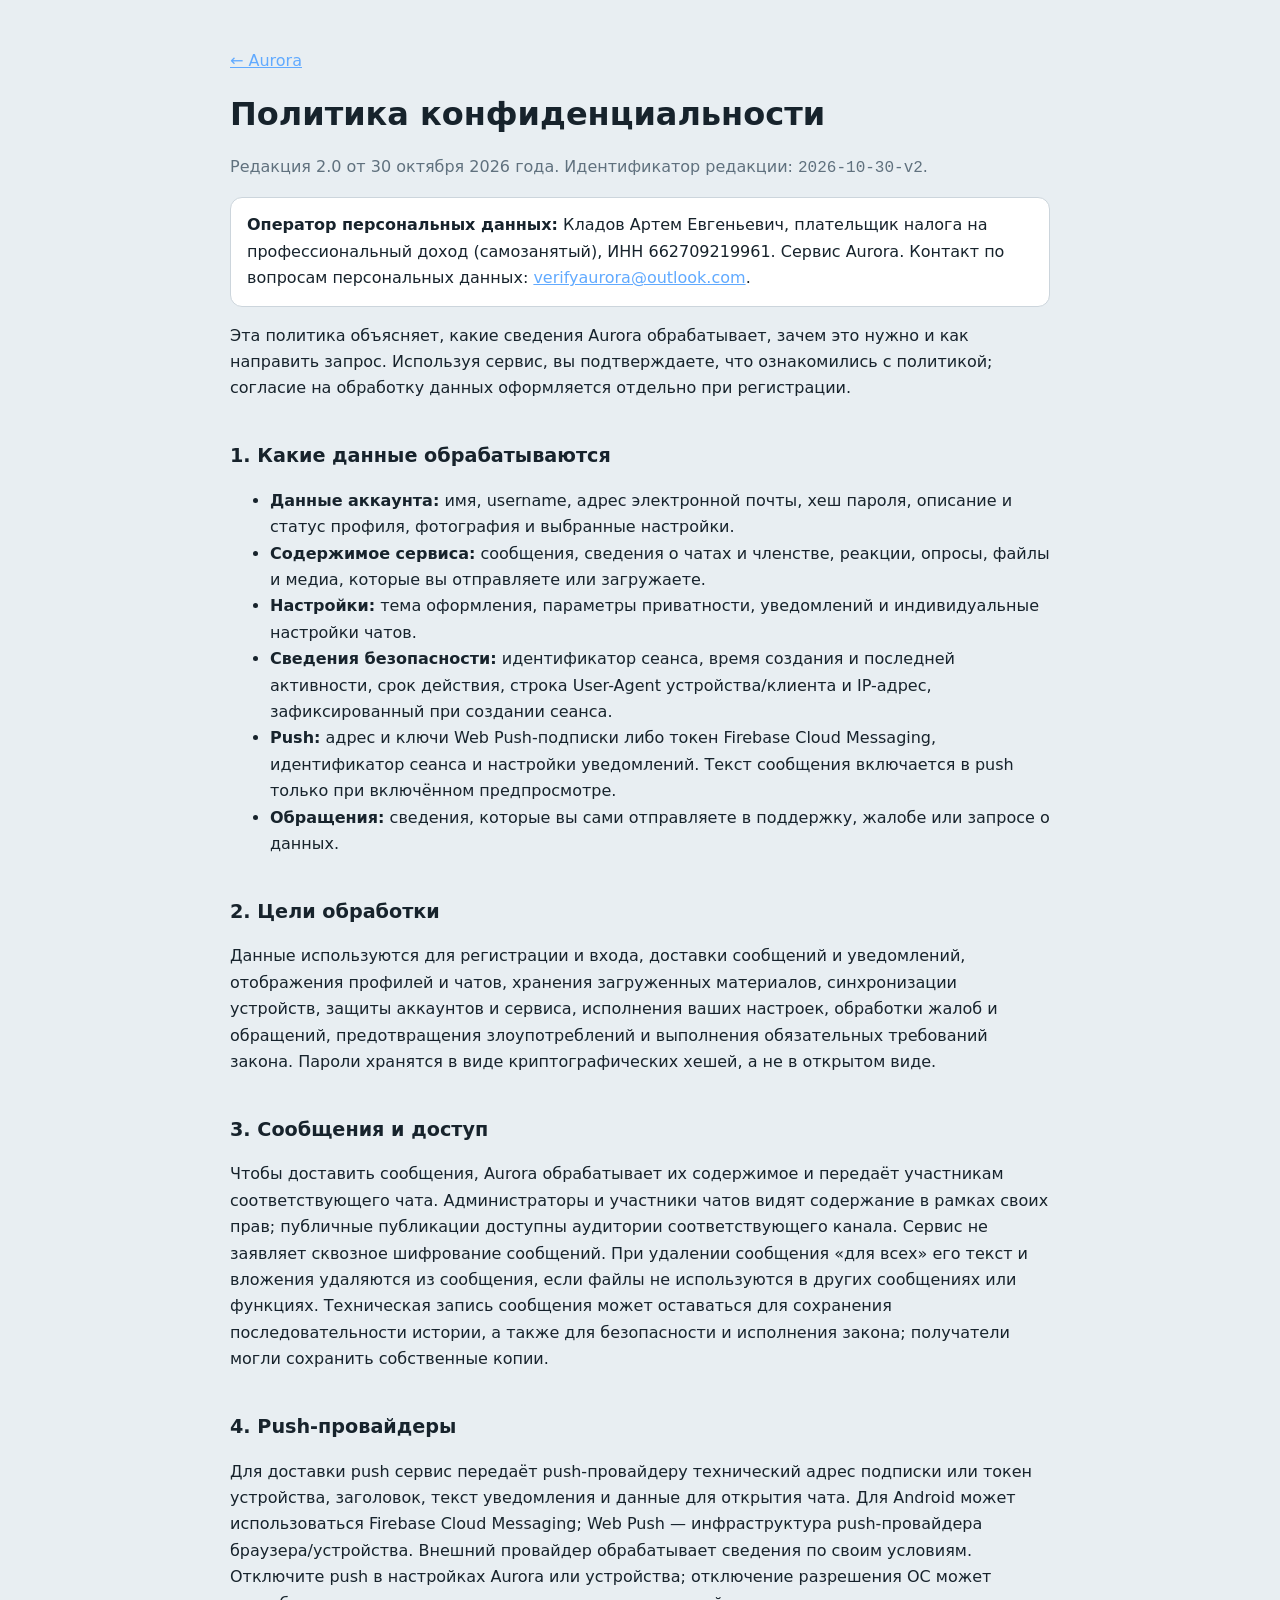
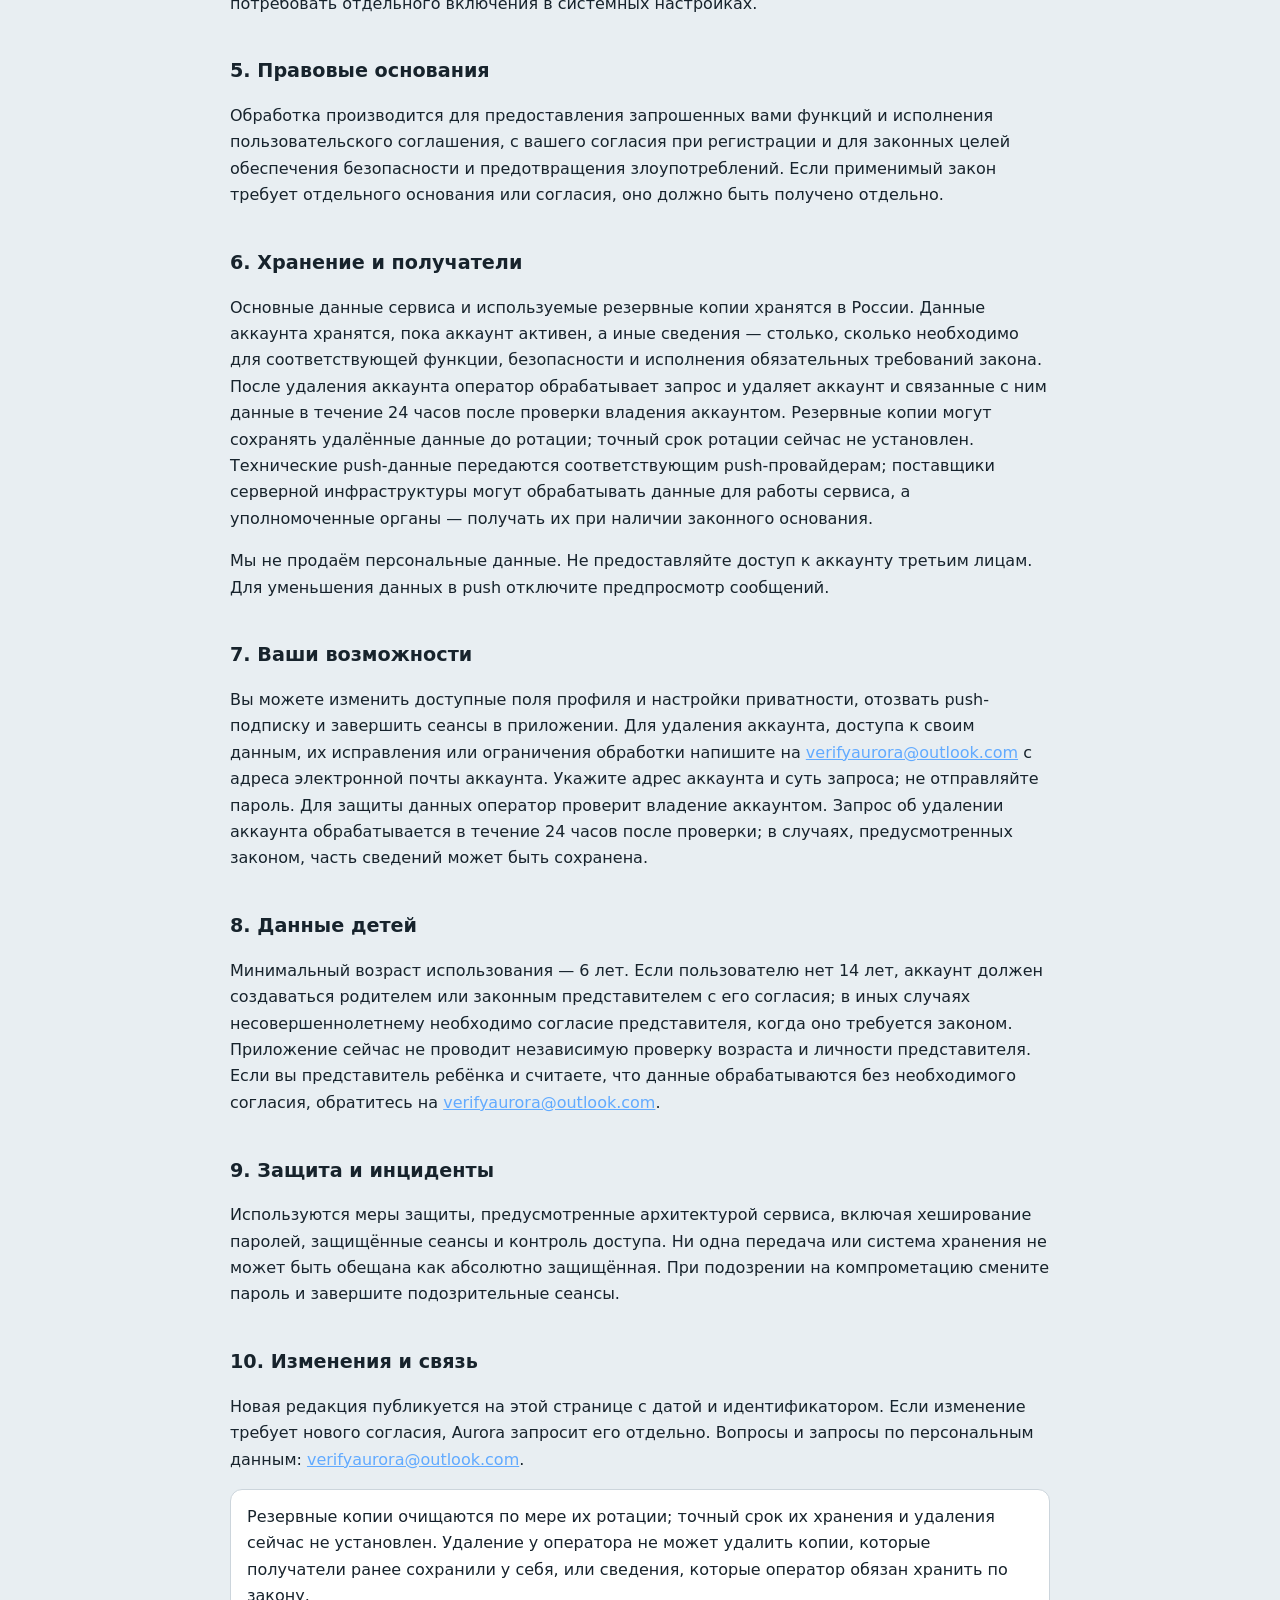
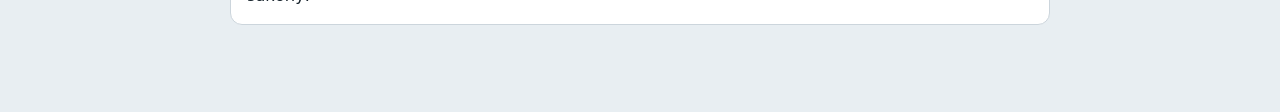
<file: privacy.html>
<!doctype html>
<html lang="ru">
<head>
  <meta charset="utf-8">
  <meta name="viewport" content="width=device-width, initial-scale=1">
  <meta name="theme-color" content="#17232e">
  <title>Политика конфиденциальности — Aurora</title>
  <style>
    :root{color-scheme:light dark;font:16px/1.65 system-ui,-apple-system,"Segoe UI",sans-serif}body{margin:0;background:#101922;color:#f3f6f8}main{max-width:820px;margin:auto;padding:32px 22px 72px}a{color:#61aaff}h1{line-height:1.15}h2{margin-top:2em;font-size:1.2rem}.muted{color:#aab8c4}.notice{padding:14px 16px;border:1px solid #44515d;border-radius:12px;background:#17232e}@media(prefers-color-scheme:light){body{background:#e8eef2;color:#17232c}.muted{color:#60717e}.notice{background:#fff;border-color:#ccd5dc}}
  </style>
</head>
<body>
<main>
  <p><a href="/">← Aurora</a></p>
  <h1>Политика конфиденциальности</h1>
  <p class="muted">Редакция 2.0 от 30 октября 2026 года. Идентификатор редакции: <code>2026-10-30-v2</code>.</p>
  <p class="notice"><strong>Оператор персональных данных:</strong> Кладов Артем Евгеньевич, плательщик налога на профессиональный доход (самозанятый), ИНН 662709219961. Сервис Aurora. Контакт по вопросам персональных данных: <a href="mailto:verifyaurora@outlook.com">verifyaurora@outlook.com</a>.</p>
  <p>Эта политика объясняет, какие сведения Aurora обрабатывает, зачем это нужно и как направить запрос. Используя сервис, вы подтверждаете, что ознакомились с политикой; согласие на обработку данных оформляется отдельно при регистрации.</p>

  <h2>1. Какие данные обрабатываются</h2>
  <ul>
    <li><strong>Данные аккаунта:</strong> имя, username, адрес электронной почты, хеш пароля, описание и статус профиля, фотография и выбранные настройки.</li>
    <li><strong>Содержимое сервиса:</strong> сообщения, сведения о чатах и членстве, реакции, опросы, файлы и медиа, которые вы отправляете или загружаете.</li>
    <li><strong>Настройки:</strong> тема оформления, параметры приватности, уведомлений и индивидуальные настройки чатов.</li>
    <li><strong>Сведения безопасности:</strong> идентификатор сеанса, время создания и последней активности, срок действия, строка User-Agent устройства/клиента и IP-адрес, зафиксированный при создании сеанса.</li>
    <li><strong>Push:</strong> адрес и ключи Web Push-подписки либо токен Firebase Cloud Messaging, идентификатор сеанса и настройки уведомлений. Текст сообщения включается в push только при включённом предпросмотре.</li>
    <li><strong>Обращения:</strong> сведения, которые вы сами отправляете в поддержку, жалобе или запросе о данных.</li>
  </ul>

  <h2>2. Цели обработки</h2>
  <p>Данные используются для регистрации и входа, доставки сообщений и уведомлений, отображения профилей и чатов, хранения загруженных материалов, синхронизации устройств, защиты аккаунтов и сервиса, исполнения ваших настроек, обработки жалоб и обращений, предотвращения злоупотреблений и выполнения обязательных требований закона. Пароли хранятся в виде криптографических хешей, а не в открытом виде.</p>

  <h2>3. Сообщения и доступ</h2>
  <p>Чтобы доставить сообщения, Aurora обрабатывает их содержимое и передаёт участникам соответствующего чата. Администраторы и участники чатов видят содержание в рамках своих прав; публичные публикации доступны аудитории соответствующего канала. Сервис не заявляет сквозное шифрование сообщений. При удалении сообщения «для всех» его текст и вложения удаляются из сообщения, если файлы не используются в других сообщениях или функциях. Техническая запись сообщения может оставаться для сохранения последовательности истории, а также для безопасности и исполнения закона; получатели могли сохранить собственные копии.</p>

  <h2>4. Push-провайдеры</h2>
  <p>Для доставки push сервис передаёт push-провайдеру технический адрес подписки или токен устройства, заголовок, текст уведомления и данные для открытия чата. Для Android может использоваться Firebase Cloud Messaging; Web Push — инфраструктура push-провайдера браузера/устройства. Внешний провайдер обрабатывает сведения по своим условиям. Отключите push в настройках Aurora или устройства; отключение разрешения ОС может потребовать отдельного включения в системных настройках.</p>

  <h2>5. Правовые основания</h2>
  <p>Обработка производится для предоставления запрошенных вами функций и исполнения пользовательского соглашения, с вашего согласия при регистрации и для законных целей обеспечения безопасности и предотвращения злоупотреблений. Если применимый закон требует отдельного основания или согласия, оно должно быть получено отдельно.</p>

  <h2>6. Хранение и получатели</h2>
  <p>Основные данные сервиса и используемые резервные копии хранятся в России. Данные аккаунта хранятся, пока аккаунт активен, а иные сведения — столько, сколько необходимо для соответствующей функции, безопасности и исполнения обязательных требований закона. После удаления аккаунта оператор обрабатывает запрос и удаляет аккаунт и связанные с ним данные в течение 24 часов после проверки владения аккаунтом. Резервные копии могут сохранять удалённые данные до ротации; точный срок ротации сейчас не установлен. Технические push-данные передаются соответствующим push-провайдерам; поставщики серверной инфраструктуры могут обрабатывать данные для работы сервиса, а уполномоченные органы — получать их при наличии законного основания.</p>
  <p>Мы не продаём персональные данные. Не предоставляйте доступ к аккаунту третьим лицам. Для уменьшения данных в push отключите предпросмотр сообщений.</p>

  <h2>7. Ваши возможности</h2>
  <p>Вы можете изменить доступные поля профиля и настройки приватности, отозвать push-подписку и завершить сеансы в приложении. Для удаления аккаунта, доступа к своим данным, их исправления или ограничения обработки напишите на <a href="mailto:verifyaurora@outlook.com">verifyaurora@outlook.com</a> с адреса электронной почты аккаунта. Укажите адрес аккаунта и суть запроса; не отправляйте пароль. Для защиты данных оператор проверит владение аккаунтом. Запрос об удалении аккаунта обрабатывается в течение 24 часов после проверки; в случаях, предусмотренных законом, часть сведений может быть сохранена.</p>

  <h2>8. Данные детей</h2>
  <p>Минимальный возраст использования — 6 лет. Если пользователю нет 14 лет, аккаунт должен создаваться родителем или законным представителем с его согласия; в иных случаях несовершеннолетнему необходимо согласие представителя, когда оно требуется законом. Приложение сейчас не проводит независимую проверку возраста и личности представителя. Если вы представитель ребёнка и считаете, что данные обрабатываются без необходимого согласия, обратитесь на <a href="mailto:verifyaurora@outlook.com">verifyaurora@outlook.com</a>.</p>

  <h2>9. Защита и инциденты</h2>
  <p>Используются меры защиты, предусмотренные архитектурой сервиса, включая хеширование паролей, защищённые сеансы и контроль доступа. Ни одна передача или система хранения не может быть обещана как абсолютно защищённая. При подозрении на компрометацию смените пароль и завершите подозрительные сеансы.</p>

  <h2>10. Изменения и связь</h2>
  <p>Новая редакция публикуется на этой странице с датой и идентификатором. Если изменение требует нового согласия, Aurora запросит его отдельно. Вопросы и запросы по персональным данным: <a href="mailto:verifyaurora@outlook.com">verifyaurora@outlook.com</a>.</p>

  <p class="notice">Резервные копии очищаются по мере их ротации; точный срок их хранения и удаления сейчас не установлен. Удаление у оператора не может удалить копии, которые получатели ранее сохранили у себя, или сведения, которые оператор обязан хранить по закону.</p>
</main>
</body>
</html>
</file>
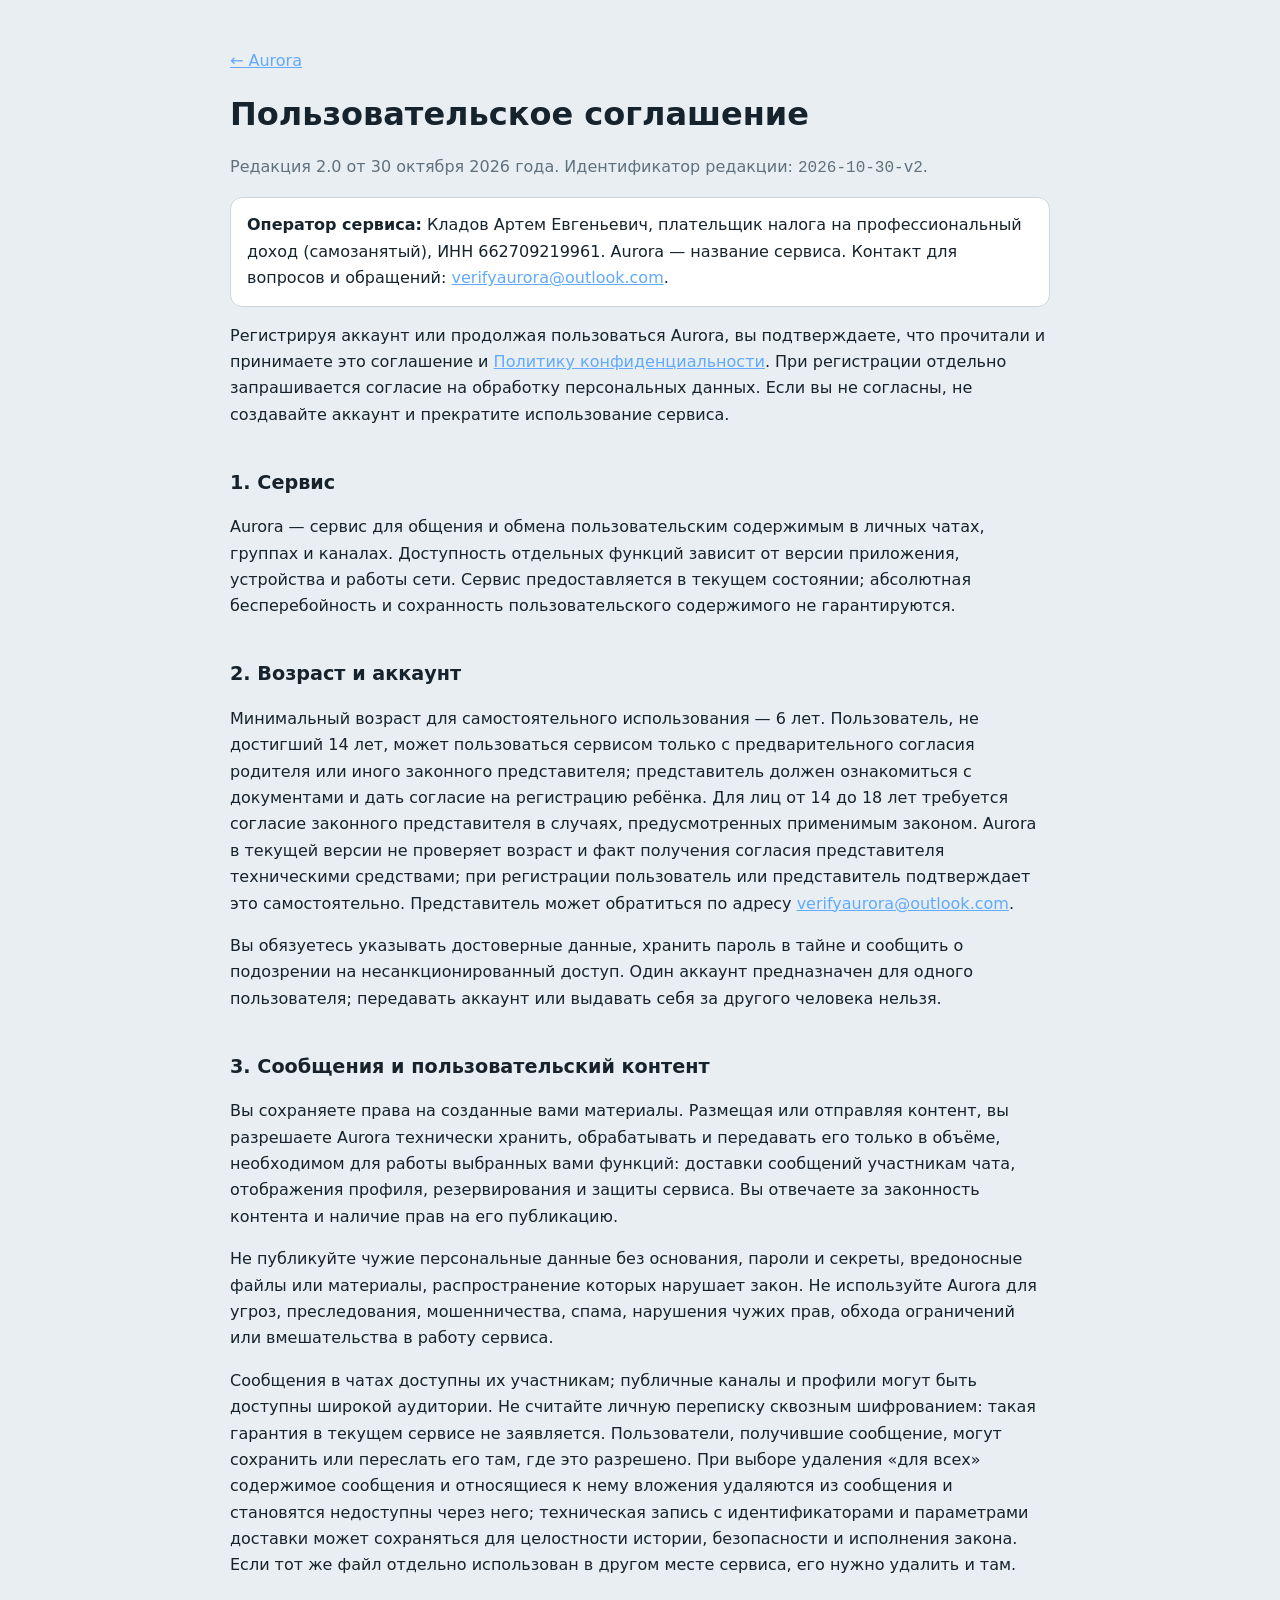
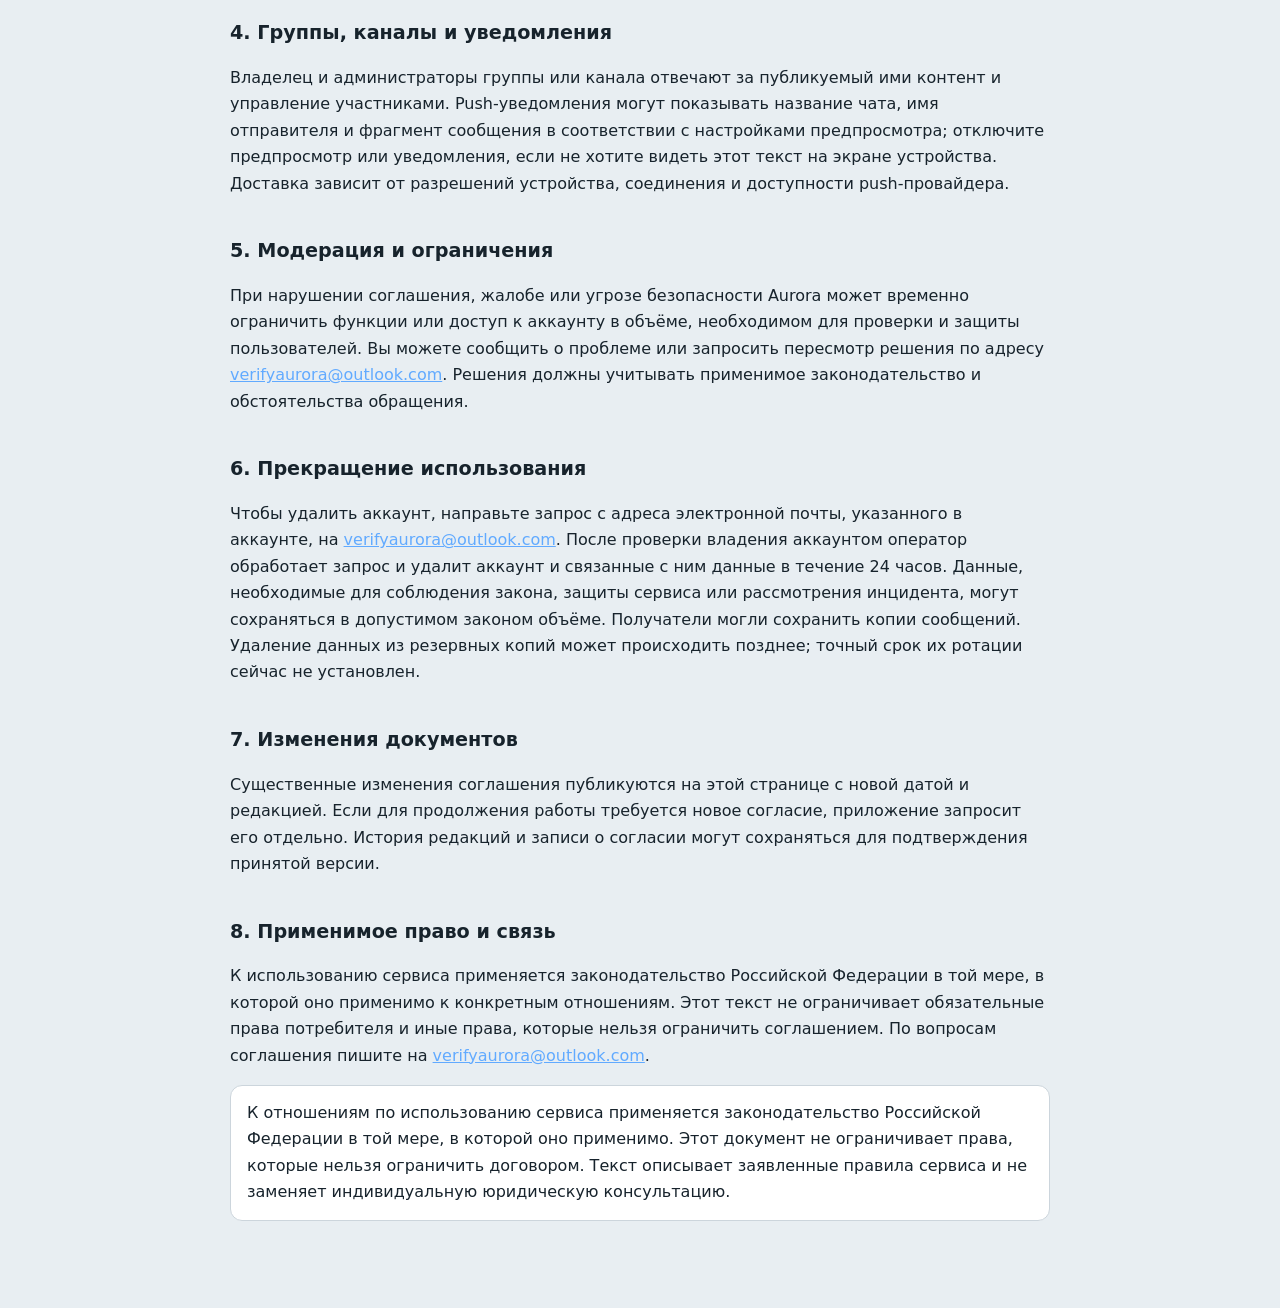
<file: terms.html>
<!doctype html>
<html lang="ru">
<head>
  <meta charset="utf-8">
  <meta name="viewport" content="width=device-width, initial-scale=1">
  <meta name="theme-color" content="#17232e">
  <title>Пользовательское соглашение — Aurora</title>
  <style>
    :root{color-scheme:light dark;font:16px/1.65 system-ui,-apple-system,"Segoe UI",sans-serif}body{margin:0;background:#101922;color:#f3f6f8}main{max-width:820px;margin:auto;padding:32px 22px 72px}a{color:#61aaff}h1{line-height:1.15}h2{margin-top:2em;font-size:1.2rem}small,.muted{color:#aab8c4}.notice{padding:14px 16px;border:1px solid #44515d;border-radius:12px;background:#17232e}@media(prefers-color-scheme:light){body{background:#e8eef2;color:#17232c}.muted{color:#60717e}.notice{background:#fff;border-color:#ccd5dc}}
  </style>
</head>
<body>
<main>
  <p><a href="/">← Aurora</a></p>
  <h1>Пользовательское соглашение</h1>
  <p class="muted">Редакция 2.0 от 30 октября 2026 года. Идентификатор редакции: <code>2026-10-30-v2</code>.</p>
  <p class="notice"><strong>Оператор сервиса:</strong> Кладов Артем Евгеньевич, плательщик налога на профессиональный доход (самозанятый), ИНН 662709219961. Aurora — название сервиса. Контакт для вопросов и обращений: <a href="mailto:verifyaurora@outlook.com">verifyaurora@outlook.com</a>.</p>
  <p>Регистрируя аккаунт или продолжая пользоваться Aurora, вы подтверждаете, что прочитали и принимаете это соглашение и <a href="/privacy.html">Политику конфиденциальности</a>. При регистрации отдельно запрашивается согласие на обработку персональных данных. Если вы не согласны, не создавайте аккаунт и прекратите использование сервиса.</p>

  <h2>1. Сервис</h2>
  <p>Aurora — сервис для общения и обмена пользовательским содержимым в личных чатах, группах и каналах. Доступность отдельных функций зависит от версии приложения, устройства и работы сети. Сервис предоставляется в текущем состоянии; абсолютная бесперебойность и сохранность пользовательского содержимого не гарантируются.</p>

  <h2>2. Возраст и аккаунт</h2>
  <p>Минимальный возраст для самостоятельного использования — 6 лет. Пользователь, не достигший 14 лет, может пользоваться сервисом только с предварительного согласия родителя или иного законного представителя; представитель должен ознакомиться с документами и дать согласие на регистрацию ребёнка. Для лиц от 14 до 18 лет требуется согласие законного представителя в случаях, предусмотренных применимым законом. Aurora в текущей версии не проверяет возраст и факт получения согласия представителя техническими средствами; при регистрации пользователь или представитель подтверждает это самостоятельно. Представитель может обратиться по адресу <a href="mailto:verifyaurora@outlook.com">verifyaurora@outlook.com</a>.</p>
  <p>Вы обязуетесь указывать достоверные данные, хранить пароль в тайне и сообщить о подозрении на несанкционированный доступ. Один аккаунт предназначен для одного пользователя; передавать аккаунт или выдавать себя за другого человека нельзя.</p>

  <h2>3. Сообщения и пользовательский контент</h2>
  <p>Вы сохраняете права на созданные вами материалы. Размещая или отправляя контент, вы разрешаете Aurora технически хранить, обрабатывать и передавать его только в объёме, необходимом для работы выбранных вами функций: доставки сообщений участникам чата, отображения профиля, резервирования и защиты сервиса. Вы отвечаете за законность контента и наличие прав на его публикацию.</p>
  <p>Не публикуйте чужие персональные данные без основания, пароли и секреты, вредоносные файлы или материалы, распространение которых нарушает закон. Не используйте Aurora для угроз, преследования, мошенничества, спама, нарушения чужих прав, обхода ограничений или вмешательства в работу сервиса.</p>
  <p>Сообщения в чатах доступны их участникам; публичные каналы и профили могут быть доступны широкой аудитории. Не считайте личную переписку сквозным шифрованием: такая гарантия в текущем сервисе не заявляется. Пользователи, получившие сообщение, могут сохранить или переслать его там, где это разрешено. При выборе удаления «для всех» содержимое сообщения и относящиеся к нему вложения удаляются из сообщения и становятся недоступны через него; техническая запись с идентификаторами и параметрами доставки может сохраняться для целостности истории, безопасности и исполнения закона. Если тот же файл отдельно использован в другом месте сервиса, его нужно удалить и там.</p>

  <h2>4. Группы, каналы и уведомления</h2>
  <p>Владелец и администраторы группы или канала отвечают за публикуемый ими контент и управление участниками. Push-уведомления могут показывать название чата, имя отправителя и фрагмент сообщения в соответствии с настройками предпросмотра; отключите предпросмотр или уведомления, если не хотите видеть этот текст на экране устройства. Доставка зависит от разрешений устройства, соединения и доступности push-провайдера.</p>

  <h2>5. Модерация и ограничения</h2>
  <p>При нарушении соглашения, жалобе или угрозе безопасности Aurora может временно ограничить функции или доступ к аккаунту в объёме, необходимом для проверки и защиты пользователей. Вы можете сообщить о проблеме или запросить пересмотр решения по адресу <a href="mailto:verifyaurora@outlook.com">verifyaurora@outlook.com</a>. Решения должны учитывать применимое законодательство и обстоятельства обращения.</p>

  <h2>6. Прекращение использования</h2>
  <p>Чтобы удалить аккаунт, направьте запрос с адреса электронной почты, указанного в аккаунте, на <a href="mailto:verifyaurora@outlook.com">verifyaurora@outlook.com</a>. После проверки владения аккаунтом оператор обработает запрос и удалит аккаунт и связанные с ним данные в течение 24 часов. Данные, необходимые для соблюдения закона, защиты сервиса или рассмотрения инцидента, могут сохраняться в допустимом законом объёме. Получатели могли сохранить копии сообщений. Удаление данных из резервных копий может происходить позднее; точный срок их ротации сейчас не установлен.</p>

  <h2>7. Изменения документов</h2>
  <p>Существенные изменения соглашения публикуются на этой странице с новой датой и редакцией. Если для продолжения работы требуется новое согласие, приложение запросит его отдельно. История редакций и записи о согласии могут сохраняться для подтверждения принятой версии.</p>

  <h2>8. Применимое право и связь</h2>
  <p>К использованию сервиса применяется законодательство Российской Федерации в той мере, в которой оно применимо к конкретным отношениям. Этот текст не ограничивает обязательные права потребителя и иные права, которые нельзя ограничить соглашением. По вопросам соглашения пишите на <a href="mailto:verifyaurora@outlook.com">verifyaurora@outlook.com</a>.</p>

  <p class="notice">К отношениям по использованию сервиса применяется законодательство Российской Федерации в той мере, в которой оно применимо. Этот документ не ограничивает права, которые нельзя ограничить договором. Текст описывает заявленные правила сервиса и не заменяет индивидуальную юридическую консультацию.</p>
</main>
</body>
</html>
</file>
